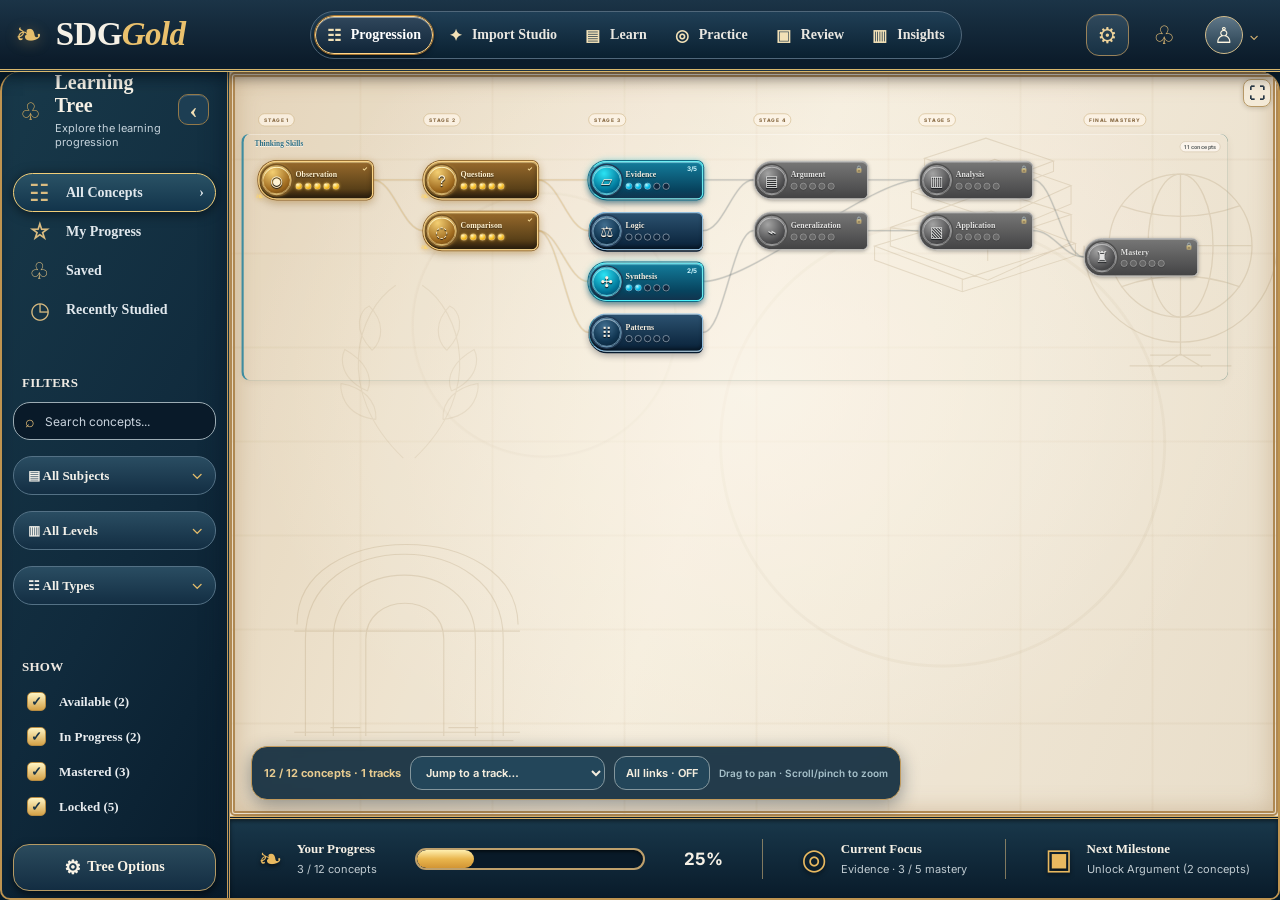
<file: index.html>
<!doctype html>
<html lang="en">
<head>
  <meta charset="utf-8">
  <meta name="viewport" content="width=device-width, initial-scale=1, viewport-fit=cover">
  <meta name="theme-color" content="#102b3d">
  <meta name="description" content="SDGGold: Learn every foundation, follow every branch, and unlock true mastery.">
  <title>SDGGold — Learning Progression Tree</title>
  <link rel="manifest" href="./manifest.webmanifest">
  <link rel="icon" type="image/svg+xml" href="./icon.svg">
  <link rel="stylesheet" href="./styles.css">
  <link rel="stylesheet" href="./graph-tracks.css">
  <link rel="stylesheet" href="./layout-controls.css">
  <link rel="stylesheet" href="./architect.css">
  <link rel="stylesheet" href="./settings.css">
  <script src="./course-package.js" defer></script>
  <script src="./architect-store.js" defer></script>
  <script src="./course-cloud.js" defer></script>
  <script src="./studio-copy-kit.js" defer></script>
  <script src="./course-studio.js" defer></script>
  <script src="./settings-reference.js" defer></script>
  <script src="./settings-ui.js" defer></script>
  <script src="./graph-layout.js" defer></script>
  <script src="./tree-gestures.js" defer></script>
  <script src="./app.js" defer></script>
</head>
<body>
<div id="app">
  <header class="topbar">
    <div class="identity" aria-label="Student Development Guide Gold">
      <span class="brand-mark" aria-hidden="true">❧</span>
      <div class="brand">SDG<span>Gold</span></div>
      <div class="tagline">Student Development Guide Gold</div>
    </div>
    <nav class="topnav" aria-label="Main navigation">
      <button class="navbtn" data-view="progression" aria-current="page"><span class="glyph" aria-hidden="true">☷</span><span class="txt">Progression</span></button>
      <button class="navbtn" data-view="studio"><span class="glyph" aria-hidden="true">✦</span><span class="txt">Import Studio</span></button>
      <button class="navbtn" data-view="learn"><span class="glyph" aria-hidden="true">▤</span><span class="txt">Learn</span></button>
      <button class="navbtn" data-view="practice"><span class="glyph" aria-hidden="true">◎</span><span class="txt">Practice</span></button>
      <button class="navbtn" data-view="review"><span class="glyph" aria-hidden="true">▣</span><span class="txt">Review</span></button>
      <button class="navbtn" data-view="insights"><span class="glyph" aria-hidden="true">▥</span><span class="txt">Insights</span></button>
    </nav>
    <div class="toptools">
      <button id="settingsButton" aria-label="Settings: Templates and Examples" title="Settings · Templates &amp; Examples" aria-haspopup="dialog" type="button">⚙</button>
      <button id="notifications" aria-label="Announcements" title="Announcements">♧</button>
      <button class="user-btn" id="account" aria-label="Local profile and settings" title="Local profile">
        <span class="user-circle">♙</span><span style="font-size:13px">⌄</span>
      </button>
    </div>
  </header>
  <div class="workspace">
    <aside class="sidebar" id="courseSidebar" aria-label="Learning tree tools">
      <div class="sidebar-title"><span class="glyph" aria-hidden="true">♧</span><div><strong>Learning Tree</strong><span>Explore the learning progression</span></div><button type="button" class="sidebar-toggle" id="sidebarToggle" aria-label="Collapse sidebar" aria-controls="courseSidebar" aria-expanded="true" title="Collapse sidebar"><span aria-hidden="true">‹</span></button></div>
      <div class="rule"></div>
      <button class="sidebutton active" data-section="all"><span class="glyph" aria-hidden="true">☷</span><span class="side-label">All Concepts</span> <span class="chevron">›</span></button>
      <button class="sidebutton" data-section="progress"><span class="glyph">☆</span><span class="side-label">My Progress</span></button>
      <button class="sidebutton" data-section="saved"><span class="glyph">♧</span><span class="side-label">Saved</span></button>
      <button class="sidebutton" data-section="recent"><span class="glyph">◷</span><span class="side-label">Recently Studied</span></button>
      <div class="rule"></div>
      <div class="sideheading">FILTERS</div>
      <button class="sidebar-compact-control" type="button" data-expand-control="search" aria-label="Expand sidebar to search concepts" title="Search concepts"><span aria-hidden="true">⌕</span></button>
      <label class="search"><span aria-hidden="true">⌕</span><input id="search" type="search" placeholder="Search concepts..." autocomplete="off" aria-label="Search concepts"></label>
      <button class="sidebar-compact-control" type="button" data-expand-control="subject" aria-label="Expand sidebar to filter by subjects" title="Subjects"><span aria-hidden="true">▤</span></button>
      <label class="select-wrap"><select id="subject" aria-label="Filter by subject"><option value="all">▤ All Subjects</option></select></label>
      <button class="sidebar-compact-control" type="button" data-expand-control="level" aria-label="Expand sidebar to filter by stages" title="Stages"><span aria-hidden="true">▥</span></button>
      <label class="select-wrap"><select id="level" aria-label="Filter by level"><option value="all">▥ All Levels</option></select></label>
      <button class="sidebar-compact-control" type="button" data-expand-control="type" aria-label="Expand sidebar to filter by concept types" title="Concept types"><span aria-hidden="true">☷</span></button>
      <label class="select-wrap"><select id="type" aria-label="Filter by type"><option value="all">☷ All Types</option><option value="concept">Concepts</option><option value="skill">Skills</option><option value="milestone">Milestones</option></select></label>
      <div class="rule"></div>
      <div class="sideheading">SHOW</div>
      <label class="checkline" title="Show Available concepts"><input type="checkbox" data-state="available" checked><span class="checkline-icon" aria-hidden="true">◉</span><span id="count-available">Available</span></label>
      <label class="checkline" title="Show In Progress concepts"><input type="checkbox" data-state="started" checked><span class="checkline-icon" aria-hidden="true">◐</span><span id="count-started">In Progress</span></label>
      <label class="checkline" title="Show Mastered concepts"><input type="checkbox" data-state="mastered" checked><span class="checkline-icon" aria-hidden="true">★</span><span id="count-mastered">Mastered</span></label>
      <label class="checkline" title="Show Locked concepts"><input type="checkbox" data-state="locked" checked><span class="checkline-icon" aria-hidden="true">◇</span><span id="count-locked">Locked</span></label>
      <div class="side-spacer"></div>
      <button class="optionbtn" id="treeOptions" title="Tree Options"><span class="option-icon" aria-hidden="true">⚙</span><span class="option-label">Tree Options</span></button>
    </aside>
    <main class="stage" id="main">
      <section class="canvas-view" aria-label="Interactive progression tree">
        <div class="ornaments" aria-hidden="true">
          <svg class="arch" viewBox="0 0 280 260"><path d="M15 243H260M36 238V133C36 12 249 12 249 133V238M66 238V133C66 42 219 42 219 133V238M101 238V134C101 82 185 82 185 134V238M24 234h243M24 125h243M27 118C25 3 263 3 265 118M63 229h32m95 0h32M23 253H267"/></svg>
          <svg class="books" viewBox="0 0 285 190"><path d="m28 130 133-40 96 37-128 41zm0 0v16l100 36 129-41v-14m-129 41v14m-82-73 116-43 90 28-93 31zm0 0v21l111 39 95-43V94m-95 31v22M70 68 165 31l87 30-86 39zm0 0v19l95 31 87-36V61m-87 39v18M85 30l70-23 77 26-66 25zm0 0v13l80 27 67-25V33M166 58v12"/></svg>
          <svg class="globe" viewBox="0 0 180 230"><circle cx="90" cy="92" r="66"/><ellipse cx="90" cy="92" rx="30" ry="66"/><path d="M24 92h132M35 55q55 20 110 0M35 130q55-20 110 0M90 26v132m-89-66a89 89 0 0 0 178 0M90 158v34m-47 11h94m-75-10h56M90 192l-20 12m20-12 20 12"/></svg>
          <svg class="laurel" viewBox="0 0 180 200"><path d="M84 196C9 125 35 40 76 13M96 196c75-71 49-156 8-183M55 155c-36-4-38-32-37-38 23 4 38 18 37 38m-9-30c-29-13-29-34-24-44 20 11 31 28 24 44m5-43C29 59 38 39 48 35c16 16 15 35 3 47m75 73c36-4 38-32 37-38-23 4-38 18-37 38m9-30c29-13 29-34 24-44-20 11-31 28-24 44m-5-43c22-23 13-43 3-47-16 16-15 35-3 47"/></svg>
        </div>
        <div class="zoomtools" aria-label="Tree view controls"><button type="button" class="fitbtn" id="zoomFit" title="Fit entire tree to screen" aria-label="Fit entire tree to screen">⛶</button></div>
        <div class="graph-viewport" id="viewport" tabindex="0" aria-label="Learning progression canvas: wheel or pinch to zoom, drag to pan">
          <div class="graph-spacer" id="spacer"><div class="graph" id="graph">
            <svg id="lines" class="graph-lines" aria-hidden="true"></svg>
            <div id="nodes"></div>
          </div></div>
        </div>
      </section>
      <footer class="statusbar">
        <div class="progress-info"><span class="footicon" aria-hidden="true">❧</span><div><div class="footlabel">Your Progress</div><div class="footdetail" id="progressDetail">0 / 0 concepts</div></div></div>
        <div class="progressbar" aria-label="Overall mastery progress"><span id="overallBar"></span></div><strong class="percent" id="overallPct">0%</strong>
        <div class="separator"></div>
        <div class="focus-info"><span class="footicon" aria-hidden="true">◎</span><div><div class="footlabel">Current Focus</div><div class="footdetail" id="focusDetail">Start with the foundations</div></div></div>
        <div class="separator"></div>
        <div class="next-info"><span class="footicon" aria-hidden="true">▣</span><div><div class="footlabel">Next Milestone</div><div class="footdetail" id="milestoneDetail">Master every prerequisite</div></div></div>
      </footer>
    </main>
  </div>
</div>
<div id="panelLayer" class="panel-layer" aria-hidden="true">
  <section class="study-panel" role="dialog" aria-modal="true" aria-labelledby="panelTitle">
    <div class="panel-head"><span class="eyebrow" id="panelTag">FOUNDATIONS</span><button id="closePanel" class="close-btn">✕ Close</button></div>
    <h2 id="panelTitle"></h2>
    <div class="study-dots" id="panelDots" aria-label="Five mastery stages"></div>
    <div id="panelBody"></div>
  </section>
</div>
<div class="modal-layer" id="modalLayer" aria-hidden="true">
  <div class="modal" role="dialog" aria-modal="true" aria-labelledby="modalTitle">
    <button class="close-btn" id="closeModal">✕ Close</button>
    <h2 id="modalTitle">SDGGold</h2>
    <div id="modalBody"></div>
  </div>
</div>
</body>
</html>
</file>
<file: styles.css>
@import url('https://fonts.googleapis.com/css2?family=Cinzel:wght@400;500;600;700&family=Inter:wght@400;500;600;700;800&display=swap');
:root{--ink:#102335;--night:#0d2232;--night2:#173449;--gold:#e5b85e;--gold2:#b68235;--cream:#f3ebd9;--line:#bd9b5b;--cyan:#3fd3f4;--blue:#3c8bc3;--panel:#f1e7d4;color-scheme:light;font-family:Inter,ui-sans-serif,system-ui,sans-serif}
*{box-sizing:border-box}html,body{margin:0;width:100%;height:100%}body{background:#061723;color:#f6f1e6}button,input,select,textarea{font:inherit}button{cursor:pointer}button:disabled{cursor:not-allowed;opacity:.62}button:focus-visible,input:focus-visible,textarea:focus-visible,select:focus-visible{outline:3px solid #4dcaff;outline-offset:2px}[hidden]{display:none!important}
#app{height:100dvh;min-height:610px;display:grid;grid-template-rows:75px minmax(0,1fr);background:#071c2a;overflow:hidden}
.topbar{display:flex;align-items:center;gap:18px;min-width:0;padding:0 27px;border-bottom:3px double #d8b76d;background:linear-gradient(180deg,#1b3447 0%,#0c1c2b 88%);box-shadow:0 3px 14px #050d17a8;z-index:10}
.identity{display:flex;align-items:center;gap:13px;min-width:0;white-space:nowrap}.brand-mark{font-size:33px;color:#e5be6c;text-shadow:0 2px 14px #e9b95e5b;line-height:1}.brand{font:700 33px Georgia,serif;letter-spacing:-.6px}.brand span{color:#eac16d;font-style:italic}.tagline{padding-left:20px;margin-left:6px;border-left:1px solid #c8b27c7e;font:italic 14px Georgia,serif;color:#ece5d8;white-space:nowrap}
.topnav{display:flex;align-items:center;margin:auto;gap:4px;padding:4px;border-radius:34px;background:linear-gradient(#203f56,#0a2030);border:1px solid #50677a;min-width:0}.navbtn{display:flex;align-items:center;justify-content:center;gap:10px;white-space:nowrap;border:1px solid transparent;background:transparent;color:#e9e7e1;border-radius:28px;padding:10px 17px;font-weight:650;font-family:Georgia,serif;font-size:16px}.navbtn .glyph{font-family:Inter,sans-serif;font-size:21px;color:#f2e1b7}.navbtn[aria-current="page"]{background:linear-gradient(#30475c,#102538);box-shadow:inset 0 1px #fff7,0 2px 5px #0009;border-color:#ffd78b;color:white;outline:1px solid #a47332}.navbtn:hover{background:#4460757c}.toptools{display:flex;gap:15px;align-items:center}.toptools button{border:0;background:transparent;color:#e5be76;font-size:25px;min-height:43px;min-width:40px}.user-btn{display:flex;align-items:center;gap:6px}.user-circle{width:38px;height:38px;border:1px solid #d2bc8b;background:linear-gradient(#5f7788,#243c4d);border-radius:50%;display:grid;place-items:center;color:#fff7e1;font-size:22px}
.workspace{display:grid;grid-template-columns:258px minmax(0,1fr);min-height:0;border:2px solid #bf9450;border-top:0;border-radius:19px 19px 10px 10px;overflow:hidden;box-shadow:inset 0 0 0 1px #f9dc92}
.sidebar{min-height:0;background:linear-gradient(120deg,#18394a 0%,#102a3c 58%,#081c2c 100%);border-right:3px double #c49b5c;padding:23px 16px 19px;display:flex;flex-direction:column;overflow:auto;box-shadow:inset -6px 0 20px #07182780}
.sidebar-title{display:flex;align-items:flex-start;gap:13px;margin:0 7px 14px}.sidebar-title strong{font:700 20px Georgia,serif}.sidebar-title span{display:block;color:#c4d2db;font-size:11px;margin-top:4px}.sidebar-title .glyph{color:#d9af5f;font-size:24px}.rule{height:1px;background:linear-gradient(90deg,#d9b86b,transparent);margin:16px 5px}.sidebutton{color:#e1e8ed;background:transparent;border:1px solid transparent;width:100%;padding:9px 11px;border-radius:20px;display:flex;align-items:center;gap:12px;text-align:left;min-height:39px;font:600 14px Georgia,serif}.sidebutton .glyph{font:23px Inter,sans-serif;color:#dabc81;width:29px;text-align:center}.sidebutton.active,.sidebutton:hover{background:linear-gradient(#2a5265,#12344b);border-color:#f1ce79;box-shadow:0 2px 12px #0008}.sidebutton .chevron{margin-left:auto}.sideheading{font:700 13px Georgia,serif;color:#efeae3;letter-spacing:.25px;margin:14px 9px 9px}.search{display:flex;align-items:center;gap:8px;border-radius:17px;background:#091a29;border:1px solid #9cacb4;padding:8px 11px;color:#ecc37a;margin:2px 0 8px}.search input{border:0;background:transparent;color:#f5f3e8;width:100%;min-width:0;outline:none;font-size:12px}.search input::placeholder{color:#c9d3dd}.select-wrap{display:block;position:relative;margin:8px 0}.select-wrap select{appearance:none;width:100%;height:39px;border:1px solid #547185;border-radius:19px;background:linear-gradient(#2a4d62,#132e43);color:#f2f0e9;padding:0 34px 0 14px;font:600 13px Georgia,serif}.select-wrap:after{content:'⌄';position:absolute;right:13px;top:7px;color:#e7be6b;pointer-events:none}.checkline{display:flex;align-items:center;gap:10px;padding:5px 10px;font:600 13px Georgia,serif;color:#e8ecef}.checkline input{appearance:none;width:19px;height:19px;flex:0 0 19px;border:1px solid #bfc9ce;border-radius:5px;background:#132331;cursor:pointer}.checkline input:checked{background:linear-gradient(#fff5c4,#d4a248);border-color:#b78c42}.checkline input:checked:after{content:'✓';display:block;text-align:center;color:#183446;line-height:17px;font-weight:900}.side-spacer{flex:1;min-height:20px}.optionbtn{width:100%;background:linear-gradient(#2b4b5d,#132d42);border:1px solid #b59a64;color:#f9f3e6;border-radius:16px;padding:11px;box-shadow:0 3px 9px #0009;font:600 14px Georgia,serif}
.stage{display:grid;grid-template-rows:minmax(0,1fr) 82px;min-width:0;min-height:0;background:#18232b}
.canvas-view{position:relative;overflow:hidden;background:#eee4d1;min-height:0}
.canvas-view:before{content:'';position:absolute;inset:0;pointer-events:none;opacity:.92;background:
radial-gradient(ellipse at 50% 42%,#fffaf0ab,transparent 69%),
repeating-linear-gradient(0deg,transparent 0px,transparent 91px,#a7864c12 92px,#a7864c12 93px,transparent 94px),
repeating-linear-gradient(90deg,transparent 0px,transparent 129px,#a7864c11 130px,#a7864c11 131px,transparent 132px),
radial-gradient(circle at 30% 34%,transparent 0,transparent 130px,#9d825b14 131px,#9d825b14 132px,transparent 134px),
radial-gradient(circle at 68% 50%,transparent 0,transparent 220px,#ab956c1c 221px,#ab956c1c 223px,transparent 224px),
linear-gradient(110deg,#e3d3b8,#f5eddd 47%,#e8ddc9)}
.canvas-view:after{content:'';position:absolute;pointer-events:none;inset:0;border:5px double #af8852;border-radius:5px;box-shadow:inset 0 0 25px #9b733f55;z-index:3}
.ornaments{position:absolute;inset:0;pointer-events:none;overflow:hidden;color:#947849;z-index:0}.ornaments svg{position:absolute;fill:none;stroke:currentColor;stroke-width:1.2;opacity:.18}.ornaments .arch{left:4%;bottom:8%;width:260px}.ornaments .books{right:17%;top:8%;width:250px}.ornaments .globe{right:0;top:10%;width:195px}.ornaments .laurel{left:9%;top:27%;width:170px;opacity:.11}
.canvas-header{position:absolute;left:42px;top:39px;z-index:2;pointer-events:none}.canvas-header h1{font:700 clamp(24px,2.8vw,37px) Georgia,serif;color:#132d3d;letter-spacing:-.6px;margin:0 0 9px}.canvas-header p{font:italic clamp(13px,1.3vw,17px) Georgia,serif;color:#344b58;margin:0}.filigree{color:#a98137;font-size:12px;margin-top:10px;letter-spacing:5px}
.zoomtools{position:absolute;top:28px;right:23px;display:flex;align-items:center;gap:5px;z-index:4}.zoomtools .zoomgroup{background:#f5ebd9e8;box-shadow:0 3px 10px #47361a44;border:1px solid #b79967;border-radius:22px;display:flex;align-items:center;padding:3px}.zoomtools button{background:transparent;border:0;color:#283846;font-size:18px;padding:5px 9px;min-width:30px}.zoomtools output{font:700 12px Georgia,serif;min-width:47px;text-align:center;color:#263b48}.zoomtools .fitbtn{background:#f5ebd9d9;border:1px solid #b79967;border-radius:16px;margin-left:8px;padding:8px 12px;box-shadow:0 2px 7px #2b200c44}
.graph-viewport{position:absolute;inset:0;overflow:auto;scrollbar-color:#ac8951 #d5c2a0;scrollbar-width:thin}.graph-spacer{position:relative;min-width:100%;min-height:100%}.graph{position:absolute;top:0;left:0;transform-origin:0 0;isolation:isolate}.graph-lines{position:absolute;inset:0;width:100%;height:100%;pointer-events:none;z-index:0;overflow:visible}.wire-back{fill:none;stroke:#3e372b68;stroke-width:8;stroke-linecap:round;stroke-linejoin:round}.wire{fill:none;stroke:#786a4f;stroke-width:3.4;stroke-linecap:round;stroke-linejoin:round}.wire.complete{stroke:#c69640}.wire.ready{stroke:#428aab}.joint{fill:#d5b46d;stroke:#765e36;stroke-width:1.5}
.node{position:absolute;width:235px;height:79px;display:flex;align-items:center;gap:8px;text-align:left;border-radius:38px 13px 13px 38px;padding:6px 10px 6px 5px;z-index:1;color:#f8f2e5;background:linear-gradient(180deg,#2c5270,#112d46 74%,#0a233b);border:2px solid #6bafdf;box-shadow:0 3px 1px #061a2f,0 9px 14px #282b3655,inset 0 1px 1px #ffffff91,inset 0 -6px 8px #0006;transition:filter .15s,transform .15s,box-shadow .15s;outline-offset:4px}
.node:hover{filter:brightness(1.13);transform:translateY(-2px);z-index:3}.node:active{transform:translateY(1px)}.node.mastered{background:linear-gradient(180deg,#986a2c,#594018 74%,#362311);border-color:#ffd67e;box-shadow:0 0 0 2px #89602a,0 2px 14px #ffcb6a6b,0 6px 20px #5839145e,inset 0 2px 2px #fff4bc99,inset 0 -7px 10px #1a160a89;color:#fff2d1}.node.started{background:linear-gradient(180deg,#147d9c,#07445f 75%,#11344e);border-color:#4cf2fa;box-shadow:0 0 0 2px #116b85,0 0 16px #15cbe88a,0 8px 14px #141a2c8a,inset 0 2px 2px #b1f6ffb8}.node.available{border-color:#84bce5}.node.locked{background:linear-gradient(#787775,#424347);border-color:#b3b4b3;box-shadow:0 2px 8px #23202068,inset 0 2px #ffffff50;color:#e5e4e1;filter:saturate(.36)}
.node-icon{flex:0 0 61px;width:61px;height:61px;border-radius:50%;display:grid;place-items:center;font-size:30px;line-height:1;background:radial-gradient(circle at 42% 28%,#426f90,#103551 60%,#061c2f);border:3px double #afd8f2;box-shadow:0 0 0 3px #1f3854,0 2px 7px #0009,inset 0 2px #ffffff78;text-shadow:0 2px 2px #020a14}.node.mastered .node-icon{background:radial-gradient(circle at 35% 20%,#f5d073,#9e691e 65%,#59370d);border-color:#ffe9a5;box-shadow:0 0 0 3px #765321,0 0 9px #dfb655c2,inset 0 2px #fff8cb}.node.started .node-icon{background:radial-gradient(circle at 40% 25%,#2be4f5,#007497 66%,#0b3556);border-color:#a4f9ff}.node.locked .node-icon{background:radial-gradient(circle at 35% 26%,#a4a4a4,#4a4a4e 68%,#333);border-color:#ccc;box-shadow:0 0 0 3px #4e4e4e,inset 0 2px #fff7}
.node-core{min-width:0;flex:1}.node-name{display:block;white-space:nowrap;overflow:hidden;text-overflow:ellipsis;font:700 16px Georgia,serif;letter-spacing:.1px;text-shadow:0 1px 2px #0008}.node-dots{display:flex;gap:5px;margin-top:7px}.node-dot{width:14px;height:14px;border-radius:50%;border:1.6px solid #d9e7f3;box-shadow:0 1px 2px #0006;display:block;background:#10263d}.node-dot.filled{background:radial-gradient(circle at 33% 27%,#b5f7ff,#00bdea 50%,#14719f);border-color:#adebf8;box-shadow:0 0 6px #08c4ff70,0 1px 2px #002}.node.mastered .node-dot{background:radial-gradient(circle at 32% 22%,#fff5c4,#f8bf20 56%,#b67508);border-color:#ffe0a0;box-shadow:0 0 5px #ffc949bb}.node.locked .node-dot{background:#666;border-color:#bbb}.node-corner{position:absolute;right:10px;top:6px;color:#d1f8ff;font-size:13px;font-weight:bold}.node.mastered .node-corner{color:#ffe4a0}.node.locked .node-corner{color:#f4f4f4}.node .laurel{display:none}.node.mastered .laurel{display:block;position:absolute;left:-8px;bottom:-8px;color:#f9d579;font-size:22px;text-shadow:0 0 10px #e9bc62}
.node-status{position:absolute;left:69px;bottom:4px;font-size:9px;letter-spacing:.3px;color:#d3dfe9}
.node.hide-filter{opacity:.17;pointer-events:none;filter:grayscale(1)}
.statusbar{background:linear-gradient(#19384b,#091b2a);display:flex;align-items:center;justify-content:space-around;border-top:3px double #d8b068;gap:22px;padding:12px 26px;min-width:0;box-shadow:inset 0 2px 4px #0008}.progress-info,.focus-info,.next-info{display:flex;gap:14px;align-items:center;min-width:0}.footicon{font-size:29px;color:#e8b960;text-shadow:0 2px 4px #000a}.footlabel{font:700 15px Georgia,serif;white-space:nowrap}.footdetail{font-size:12px;color:#c0cbd1;margin-top:5px;white-space:nowrap}.progressbar{height:22px;background:#091a28;border:2px solid #bea06c;border-radius:13px;overflow:hidden;box-shadow:inset 0 2px 3px #0008;flex:1;max-width:310px;min-width:70px}.progressbar>span{height:100%;width:0;background:linear-gradient(#ffefb0,#e9b64e,#d29534);display:block;border-radius:12px;transition:width .3s}.percent{font-weight:700;font-size:17px}.separator{height:40px;width:1px;background:#c3aa78a1;flex:0 0 1px}
.panel-layer{position:fixed;inset:0;z-index:20;display:none;background:#030c14af;justify-content:flex-end}.panel-layer.open{display:flex}.study-panel{width:min(490px,100vw);height:100%;overflow:auto;background:linear-gradient(#183549,#0c2132);border-left:3px double #e3ba71;box-shadow:-13px 0 50px #0009;padding:30px 27px;color:#e7f1f6}.panel-head{display:flex;align-items:center;justify-content:space-between}.close-btn{border:1px solid #e2c186;color:#f5efd9;border-radius:12px;background:#183a51;padding:8px 13px}.eyebrow{font:800 11px Inter,sans-serif;color:#e8bc71;letter-spacing:2px}.study-panel h2{font:700 30px Georgia,serif;margin:18px 0 10px}.study-panel p{line-height:1.75;color:#d8e6ec}.study-dots{display:flex;gap:10px;margin:17px 0}.study-dots span{width:25px;height:25px;border:2px solid #d0e5ec;border-radius:50%;background:#1d3e52}.study-dots span.done{background:radial-gradient(circle at 35% 25%,#fff3b6,#dbad43);border-color:#f7d68d;box-shadow:0 0 9px #f4c45a99}.lesson-box{background:#1c3c4f;border:1px solid #52738a;border-radius:17px;padding:23px;margin:20px 0;box-shadow:inset 0 1px #ffffff26}.lesson-box h3{font:700 18px Georgia,serif;color:#f3d38a;margin:0 0 15px}.lesson-box p{margin:0 0 13px}.lesson-box small{color:#c6d6df}.action{border:1px solid #dfbd74;border-radius:24px;padding:12px 18px;font:700 14px Inter,sans-serif;margin:6px 7px 6px 0;background:linear-gradient(#fbe1a1,#d3a249);color:#142534;box-shadow:0 3px 6px #0006}.action.alt{background:#22455a;color:#f7eaca;border-color:#7a9bae}.option-answer{display:block;width:100%;text-align:left;padding:12px 14px;margin:10px 0;background:#123145;border:1px solid #5b8096;border-radius:13px;color:#f0f4f6}.option-answer.chosen{border-color:#ffe195;background:#38546a}.notice{border:1px solid #bc994b;background:#3d3428;color:#ffe4a9;border-radius:11px;padding:14px;line-height:1.5}.notice.good{background:#224c47;border-color:#76be9d;color:#d7ffea}.modal-layer{position:fixed;inset:0;z-index:30;background:#03111abc;display:none;align-items:center;justify-content:center;padding:16px}.modal-layer.open{display:flex}.modal{background:#132d3f;border:2px solid #c49a58;border-radius:22px;padding:30px;max-width:min(750px,96vw);width:100%;max-height:90vh;overflow:auto;box-shadow:0 12px 50px #0009;color:#edf2f2}.modal h2{font:700 28px Georgia,serif;margin:0}.modal p,.modal li{line-height:1.6;color:#c7d6dd;font-size:14px}.modal input,.modal select,.modal textarea{background:#091d2b;border:1px solid #7494a8;color:white;border-radius:12px;padding:11px;max-width:100%}.modal textarea{width:100%;min-height:205px;margin-top:12px;font:12px ui-monospace,monospace}.modal label{display:block;margin:12px 0}.modal .close-btn{float:right}.modal .action{margin-top:12px}.modal section{padding:10px 0}.modal hr{border:0;border-top:1px solid #38576a}
@media(max-width:1350px){.tagline{display:none}.topbar{gap:8px;padding:0 15px}.navbtn{padding:8px 11px;font-size:14px}.navbtn .glyph{font-size:16px}.sidebar{padding:20px 11px}.workspace{grid-template-columns:228px minmax(0,1fr)}.statusbar{padding:10px 15px;gap:12px}.footlabel{font-size:13px}.footdetail{font-size:11px}.progressbar{max-width:230px}}
@media(max-width:980px){.topbar{height:66px}.brand{font-size:24px}.brand-mark{font-size:25px}.topnav{overflow:auto}.navbtn{padding:7px 9px}.navbtn span.txt{display:none}.toptools{gap:5px}.workspace{grid-template-columns:186px minmax(0,1fr)}.sidebar{padding:14px 8px}.canvas-header{top:28px;left:23px}.canvas-header h1{font-size:27px}.canvas-header p{font-size:12px}.statusbar .separator,.focus-info,.next-info{display:none}.progressbar{max-width:unset}.sidebutton{font-size:12px}.sidebar-title strong{font-size:16px}}
@media(max-width:650px){#app{min-height:520px;grid-template-rows:62px minmax(0,1fr)}.topbar{padding:0 8px}.identity{gap:6px}.brand-mark{font-size:22px}.brand{font-size:21px}.topnav{gap:0;margin-left:auto}.navbtn{min-width:32px;padding:5px 7px}.navbtn .glyph{font-size:17px}.toptools{display:none}.workspace{grid-template-columns:minmax(0,1fr);grid-template-rows:auto minmax(0,1fr)}.sidebar{height:auto;overflow:visible;border-right:0;border-bottom:2px solid #b9955a;flex-direction:row;align-items:center;gap:8px;padding:6px}.sidebar-title,.sidebar .rule,.sidebar .sideheading,.sidebar .select-wrap,.sidebar .checkline,.side-spacer{display:none}.sidebutton{width:auto;white-space:nowrap;min-height:33px;font-size:11px;padding:5px 7px}.sidebutton .glyph{font-size:14px;width:auto}.search{flex:1;min-width:90px;margin:0;padding:6px}.optionbtn{width:auto;padding:6px;font-size:11px}.stage{grid-template-rows:minmax(0,1fr) 61px}.canvas-header{left:18px;top:20px}.canvas-header h1{font-size:21px}.canvas-header p{font-size:11px}.zoomtools{top:80px;right:14px}.statusbar{padding:7px 13px;gap:8px}.footicon{font-size:20px}.progress-info{gap:6px}.footlabel{font-size:12px}.footdetail{font-size:10px}.percent{font-size:13px}.progressbar{height:17px}}
@media(prefers-reduced-motion:reduce){*,*:before,*:after{transition:none!important;animation:none!important;scroll-behavior:auto!important}}
</file>
<file: graph-tracks.css>
/* Horizontal learning-tree clarity and collision-free track-band visual design. */
.graph{contain:layout style}
.track-band{
 position:absolute;z-index:0;border:1px solid color-mix(in srgb,var(--track-accent) 35%,#c7b591);
 border-left:5px solid var(--track-accent);border-radius:18px;
 background:linear-gradient(90deg,color-mix(in srgb,var(--track-accent) 10%,#fff7e6) 0%,#fff5e877 68%,#fff5e8100%);
 box-shadow:inset 0 1px #ffffffaa,0 4px 14px #7a65421a;pointer-events:none;
}
.track-band.shared{background:linear-gradient(90deg,#cbb58b2b,#fff7e8100%);border-style:dashed;border-left-style:solid}
.track-band-title{
 position:absolute;left:22px;top:12px;color:color-mix(in srgb,var(--track-accent) 65%,#1d3342);
 font:700 15px Georgia,serif;letter-spacing:.15px;text-shadow:0 1px #fffaf2;
 max-width:70%;white-space:nowrap;overflow:hidden;text-overflow:ellipsis
}
.track-band-count{
 position:absolute;right:15px;top:15px;color:#6c706f;font:750 11px Inter,system-ui,sans-serif;
 background:#fffaf4ba;border:1px solid #c9b99d;border-radius:22px;padding:3px 8px
}
.tree-stage-marker{
 position:absolute;z-index:2;font:800 10px Inter,system-ui,sans-serif;letter-spacing:1.6px;
 color:#8c6f49;background:#fff6e8bc;border:1px solid #c5a874;border-radius:13px;
 padding:6px 10px;white-space:nowrap;pointer-events:none
}
.graph-lines{z-index:1}
.wire-back{stroke-width:5;stroke:#756d6080;opacity:.16;transition:opacity .16s}
.wire{stroke-width:2.6;stroke:#536e7a;opacity:.25;transition:opacity .16s}
.wire.complete{stroke:#d6a342}.wire.ready{stroke:#5290a8}
.wire.mastery-link,.wire-back.mastery-link{opacity:0;pointer-events:none}
.graph.show-all-links .wire.mastery-link{opacity:.15}
.graph.show-all-links .wire-back.mastery-link{opacity:.06}
.wire.collector-link{stroke-width:3.8;stroke:#c5a05d;opacity:.65;stroke-dasharray:10 7}
.wire-back.collector-link{opacity:.24}
.wire.collector-link.complete{stroke:#c89c44;stroke-dasharray:none}
.graph.focus-links .wire:not(.related),.graph.focus-links .wire-back:not(.related){opacity:.045}
.graph.focus-links .wire.related{stroke-width:4.7;stroke:#bc8d36;opacity:1;stroke-dasharray:none}
.graph.focus-links .wire-back.related{stroke-width:8;stroke:#fff4c3;opacity:.6}
.graph.focus-links .wire.mastery-link.related,.graph.show-all-links.focus-links .wire.mastery-link.related{opacity:1}
.graph.focus-links .wire-back.mastery-link.related{opacity:.5}
.node{z-index:3}
.node:not(.mastered):not(.locked){border-left-color:var(--track-accent,#69a7d8)}
.node.linked{z-index:5;box-shadow:0 0 0 4px #e1ae54,0 4px 22px #c9946080,inset 0 2px 2px #ffffffa0}
.track-collector{
 position:absolute;z-index:3;width:237px;min-height:49px;display:flex;flex-direction:column;
 align-items:flex-start;justify-content:center;gap:4px;
 background:linear-gradient(160deg,#274658,#142c3a);
 border-radius:26px 12px 12px 26px;border:2px solid var(--track-accent,#b99257);
 color:#fff2db;text-align:left;padding:7px 10px 7px 15px;
 box-shadow:0 3px 8px #29282777,inset 0 1px #ffffff48
}
.track-collector strong{font:750 12px Georgia,serif;max-width:208px;overflow:hidden;text-overflow:ellipsis;white-space:nowrap}
.track-collector span{font:650 10px Inter,system-ui,sans-serif;color:#b8d2da}
.track-collector.ready{background:linear-gradient(#ad8240,#654917);border-color:#ffdc91}
.track-collector.ready span{color:#fff3d6}
.track-collector:hover,.track-collector:focus-visible{filter:brightness(1.14);z-index:6}
.track-collector.linked{outline:4px solid #eabd65;outline-offset:3px}
.tree-navigator{
 position:absolute;z-index:6;left:21px;bottom:16px;display:flex;align-items:center;gap:9px;flex-wrap:wrap;
 background:#0f2a3de8;color:#eee5d3;border:1px solid #c19a5c;border-radius:16px;
 box-shadow:0 5px 18px #14223169;backdrop-filter:blur(5px);padding:9px 12px;
 max-width:min(calc(100% - 32px),780px)
}
.tree-node-count{font:700 11px Inter,system-ui,sans-serif;white-space:nowrap;color:#e7cb90}
.tree-jump,.tree-connections{
 font:650 11px Inter,system-ui,sans-serif;border:1px solid #83969d;border-radius:12px;
 color:#f3ecdd;background:#23465a;padding:7px 11px;min-height:34px
}
.tree-jump{max-width:235px;white-space:nowrap;overflow:hidden;text-overflow:ellipsis}
.tree-jump option{color:#152d3d;background:#f5ead7}
.tree-connections{cursor:pointer}.tree-connections[aria-pressed="true"]{background:#b88d4b;color:#1e3340}
.tree-scroll-hint{color:#a8c2cb;font:600 10px Inter,system-ui,sans-serif}
@media(max-width:900px){
 .tree-navigator{left:10px;right:10px;bottom:9px;gap:5px;padding:7px;max-width:none}
 .tree-node-count{font-size:10px}.tree-jump{max-width:170px}
 .tree-scroll-hint{display:none}
}
@media(max-width:560px){
 .tree-node-count{flex:0 0 100%}
 .tree-jump,.tree-connections{font-size:10px;padding:6px}
}
</file>
<file: layout-controls.css>
/* SDGGold screen-fitting layout, gesture-driven tree viewport and minimally changed icon-rail sidebar. */
html,body{height:100%;overflow:hidden}
#app{
 --sidebar-width:258px;
 height:100vh;height:100dvh;min-height:0!important;max-height:100dvh;
 grid-template-rows:clamp(52px,8dvh,75px) minmax(0,1fr)!important;
 overflow:hidden;
}
.topbar{height:auto!important;min-height:0;max-height:100%;overflow:hidden}
.workspace{
 grid-template-columns:var(--sidebar-width) minmax(0,1fr)!important;
 grid-template-rows:minmax(0,1fr)!important;
 min-height:0;height:100%;max-height:100%;overflow:hidden;
 transition:grid-template-columns .2s ease;
}
.stage{
 min-width:0;min-height:0;max-height:100%;overflow:hidden;
 grid-template-rows:minmax(0,1fr) clamp(46px,10dvh,82px)!important;
}
.canvas-view{min-height:0;min-width:0}
.statusbar{min-height:0;height:100%;overflow:hidden}
.graph-viewport{
 overscroll-behavior:contain;
 touch-action:none;
 cursor:grab;
 scrollbar-width:none!important;
 -ms-overflow-style:none!important;
 -webkit-overflow-scrolling:auto;
}
.graph-viewport::-webkit-scrollbar,
.graph-viewport *::-webkit-scrollbar{display:none!important;width:0!important;height:0!important}
.graph-viewport.is-panning,.graph-viewport.is-panning .node{cursor:grabbing!important}
.graph-viewport .node,.graph-viewport .track-collector{
 touch-action:none;-webkit-user-select:none;user-select:none;
}
.graph-viewport .track-band,.graph-viewport .tree-stage-marker{-webkit-user-select:none;user-select:none}
.sidebar{
 display:flex!important;flex-direction:column!important;align-items:stretch!important;
 height:100%!important;max-height:100%;min-width:0;min-height:0;
 overflow-y:auto!important;overflow-x:hidden!important;
 border-right:3px double #c49b5c!important;border-bottom:0!important;
 scrollbar-width:none;
}
.sidebar::-webkit-scrollbar{display:none}
.sidebar .sidebar-title{
 display:flex!important;align-items:center;flex-direction:row;
 min-height:35px;max-width:100%;min-width:0;
}
.sidebar-title>div{min-width:0;overflow:hidden}
.sidebar-toggle{
 margin-left:auto;flex:0 0 31px;min-width:31px;height:31px;
 display:grid;place-items:center;
 border-radius:10px;border:1px solid #947949;
 color:#f2dfb4;background:#1d3e53;
 font:800 24px/1 Georgia,serif;
 box-shadow:inset 0 1px #ffffff26;
}
.sidebar-title .sidebar-toggle>span{display:block!important;margin:0!important;color:#f2dfb4!important;font:800 24px/1 Georgia,serif!important}
.sidebar-toggle:hover{background:#315f77;border-color:#e8c279}
.sidebar-toggle:focus-visible,.sidebar-compact-control:focus-visible,.checkline:focus-within{
 outline:2px solid #70d6f2;outline-offset:2px;
}
.sidebar-compact-control,.checkline-icon{display:none}
.sidebutton .side-label{min-width:0;overflow:hidden;text-overflow:ellipsis;white-space:nowrap}
.sidebutton .glyph{flex:0 0 29px}
.optionbtn .option-icon{font-size:19px;vertical-align:middle;margin-right:6px}
#app.sidebar-collapsed{--sidebar-width:62px}
#app.sidebar-collapsed .sidebar{padding:12px 5px 10px!important;gap:4px!important}
#app.sidebar-collapsed .sidebar .sidebar-title{
 margin:0 0 8px!important;gap:4px;flex-direction:column!important;align-items:center;justify-content:center;
 min-height:74px;
}
#app.sidebar-collapsed .sidebar-title .glyph{margin:0;font-size:23px}
#app.sidebar-collapsed .sidebar-title>div{display:none!important}
#app.sidebar-collapsed .sidebar-toggle{margin:0;transform:none}
#app.sidebar-collapsed .sidebutton{
 display:flex!important;align-items:center!important;justify-content:center!important;
 min-width:0;width:100%!important;height:43px;min-height:43px;
 border-radius:13px;padding:0!important;margin:0!important;gap:0!important;
 font-size:0!important;
}
#app.sidebar-collapsed .sidebutton .glyph{
 flex:0 0 auto;width:auto!important;line-height:1;font-size:23px!important;
}
#app.sidebar-collapsed .sidebutton .side-label,
#app.sidebar-collapsed .sidebutton .chevron,
#app.sidebar-collapsed .sidebar .sideheading,
#app.sidebar-collapsed .sidebar .rule,
#app.sidebar-collapsed .sidebar .search,
#app.sidebar-collapsed .sidebar .select-wrap,
#app.sidebar-collapsed .sidebar .option-label{display:none!important}
#app.sidebar-collapsed .sidebar-compact-control{
 display:flex!important;align-items:center;justify-content:center;
 width:100%;min-width:0;height:41px;min-height:41px;
 padding:0!important;background:transparent;border:1px solid transparent;
 color:#e2bd77;border-radius:12px;font:24px/1 Inter,system-ui,sans-serif;
}
#app.sidebar-collapsed .sidebar-compact-control:hover{
 background:linear-gradient(#2a5265,#12344b);border-color:#d5ae6b;
}
#app.sidebar-collapsed .sidebar .checkline{
 display:flex!important;position:relative;align-items:center;justify-content:center;
 min-height:40px;height:40px;width:100%;padding:0;margin:0;
 border-radius:12px;cursor:pointer;
}
#app.sidebar-collapsed .sidebar .checkline input[type=checkbox]{
 position:absolute;inset:0;width:100%;height:100%;margin:0;opacity:0;cursor:pointer;
}
#app.sidebar-collapsed .sidebar .checkline>span:not(.checkline-icon){display:none!important}
#app.sidebar-collapsed .sidebar .checkline .checkline-icon{
 display:grid!important;place-items:center;
 width:34px;height:34px;
 font:800 22px Inter,system-ui,sans-serif;color:#eac175;
 border-radius:11px;background:#204457;border:1px solid #9d8359;
}
#app.sidebar-collapsed .sidebar .checkline:has(input:not(:checked)) .checkline-icon{
 opacity:.42;background:transparent;border-color:#586a72;
}
#app.sidebar-collapsed .sidebar .checkline:hover .checkline-icon{border-color:#f1d598;background:#305d70}
#app.sidebar-collapsed .sidebar .side-spacer{display:block!important;flex:1;min-height:8px}
#app.sidebar-collapsed .sidebar .optionbtn{
 display:flex;justify-content:center;align-items:center;
 width:100%;min-height:44px;padding:0!important;font-size:0;border-radius:13px;
}
#app.sidebar-collapsed .optionbtn .option-icon{margin:0;font-size:25px}
@media(max-width:1350px){#app{--sidebar-width:228px}}
@media(max-width:980px){#app{--sidebar-width:186px}}
@media(max-width:650px){
 #app{--sidebar-width:188px;grid-template-rows:clamp(50px,8dvh,62px) minmax(0,1fr)!important}
 .workspace{grid-template-columns:var(--sidebar-width) minmax(0,1fr)!important;grid-template-rows:minmax(0,1fr)!important}
 .workspace .sidebar{
  display:flex!important;flex-direction:column!important;align-items:stretch!important;
  height:100%!important;padding:12px 8px!important;gap:4px!important;
  overflow-y:auto!important;overflow-x:hidden!important;
  border-right:3px double #c49b5c!important;border-bottom:0!important;
 }
 .workspace .sidebar .sidebar-title,
 .workspace .sidebar .rule,.workspace .sidebar .sideheading,
 .workspace .sidebar .select-wrap,.workspace .sidebar .checkline,
 .workspace .sidebar .side-spacer{display:flex!important}
 .workspace .sidebar .select-wrap{display:block!important}
 .workspace .sidebar .sideheading{font-size:11px}
 .workspace .sidebar .sidebar-title strong{font-size:14px}
 .workspace .sidebar .sidebar-title>div>span{font-size:9px}
 .workspace .sidebar .sidebutton{width:100%;min-height:39px;white-space:normal;padding:7px 6px;font-size:12px;gap:7px}
 .workspace .sidebar .sidebutton .glyph{font-size:18px}
 .workspace .sidebar .search{display:flex!important;min-width:0;width:100%;flex:none}
 .workspace .sidebar .optionbtn{width:100%;font-size:12px}
 .workspace .sidebar .checkline{font-size:12px}
 .workspace .sidebar .select-wrap select{padding-left:9px;font-size:11px}
 .workspace .stage{grid-template-rows:minmax(0,1fr) clamp(44px,10dvh,61px)!important}
 .statusbar{overflow:hidden}
 .zoomtools{top:75px}
 #app.sidebar-collapsed .sidebar .sidebar-title{flex-direction:column!important}
 #app.sidebar-collapsed .sidebar .rule,#app.sidebar-collapsed .sidebar .sideheading,
 #app.sidebar-collapsed .sidebar .search,#app.sidebar-collapsed .sidebar .select-wrap{display:none!important}
 #app.sidebar-collapsed .sidebar .sidebutton{font-size:0!important;height:43px}
 #app.sidebar-collapsed .sidebar .checkline{display:flex!important}
 #app.sidebar-collapsed .sidebar .optionbtn{font-size:0}
}
@media(max-height:580px){
 .canvas-header{top:14px;left:20px}
 .canvas-header h1{font-size:22px}
 .canvas-header p{font-size:11px}
 .filigree{display:none}
 .zoomtools{top:12px}
 .tree-navigator{bottom:7px}
 .sidebar .rule{margin:8px 5px}
 .sidebar .sideheading{margin:6px 9px}
}
@media(prefers-reduced-motion:reduce){.workspace{transition:none}}

/* Only the Fit control remains. Keep it tucked into the map corner on every screen. */
.canvas-view .zoomtools{
  top:7px!important;
  right:7px!important;
  z-index:7;
  gap:0;
  padding:0;
}
.canvas-view .zoomtools .fitbtn{
  display:grid;
  place-items:center;
  box-sizing:border-box;
  width:28px;
  height:28px;
  min-width:28px;
  min-height:28px;
  margin:0!important;
  padding:0!important;
  border:1px solid #b79967;
  border-radius:8px;
  background:#f5ebd9e6;
  color:#283846;
  box-shadow:0 1px 5px #2b200c35;
  font:600 16px/1 Inter,system-ui,sans-serif;
}
.canvas-view .zoomtools .fitbtn:hover{background:#fff9eb;border-color:#9e783c}
@media(max-width:650px){
  .canvas-view .zoomtools{top:5px!important;right:5px!important}
  .canvas-view .zoomtools .fitbtn{
    width:26px;height:26px;min-width:26px;min-height:26px;
    font-size:15px;
  }
}
</file>
<file: architect.css>
.stage.architect-mode{grid-template-rows:minmax(0,1fr)}
.architect-mode .canvas-view,.architect-mode .statusbar{display:none}
.architect-screen{display:none;min-width:0;min-height:0;overflow:auto;background:radial-gradient(circle at 30% -15%,#f9efd9,transparent 42%),linear-gradient(135deg,#f1e7d4,#e5d7bd);color:#193548;padding:28px clamp(18px,4vw,56px);scrollbar-color:#ba965a #d9c5a2}
.architect-mode .architect-screen{display:block}
.architect-screen *{box-sizing:border-box}
.architect-hero{display:flex;align-items:flex-start;justify-content:space-between;gap:24px;flex-wrap:wrap}
.architect-eyebrow{font-size:11px;letter-spacing:2.4px;color:#9e7435;font-weight:850;text-transform:uppercase}
.architect-hero h1{font:700 clamp(26px,3vw,42px) Georgia,serif;color:#173448;margin:8px 0 7px}
.architect-hero p{font-size:14px;line-height:1.65;color:#566879;margin:0;max-width:800px}
.architect-pills{display:flex;gap:9px;align-items:center;flex-wrap:wrap}
.architect-badge{font-size:12px;font-weight:700;border:1px solid #bca375;color:#48555b;background:#f6eddb;border-radius:99px;padding:7px 11px}
.architect-badge.good{border-color:#7cab91;background:#dff0e5;color:#225b4b}.architect-badge.warn{border-color:#ca9564;background:#f5e2cc;color:#7d5326}
.architect-flow{display:grid;grid-template-columns:repeat(4,minmax(0,1fr));gap:12px;margin:27px 0}
.architect-step{min-width:0;border:1px solid #c8ab7a;background:linear-gradient(#fffaf0,#eae0ce);padding:16px;border-radius:15px;box-shadow:0 3px 12px #67512b22;position:relative}
.architect-step::after{content:'→';position:absolute;right:-16px;top:35%;font-size:17px;color:#b58744;z-index:1}
.architect-step:last-child::after{display:none}
.architect-step span{display:block;font-weight:800;color:#ad7b39;font-size:11px;letter-spacing:1px}
.architect-step strong{display:block;font:700 17px Georgia,serif;margin:7px 0 3px;color:#1b374b}
.architect-step small{color:#647280;font-size:11px;line-height:1.45}
.architect-grid{display:grid;grid-template-columns:minmax(0,1.3fr) minmax(280px,.85fr);gap:18px;align-items:start}
.architect-card{background:#fff9ed;border:1px solid #cdb98f;border-radius:20px;padding:23px;box-shadow:0 5px 20px #7c69401f;min-width:0}
.architect-card h2{font:700 24px Georgia,serif;color:#233b4e;margin:0 0 9px}
.architect-card h3{font:700 17px Georgia,serif;color:#2b4555;margin:20px 0 8px}
.architect-card p{font-size:13px;color:#64717b;line-height:1.7;margin:6px 0 14px}
.architect-actions{display:flex;flex-wrap:wrap;gap:9px;margin:12px 0}
.architect-btn{padding:11px 15px;border:1px solid #b48a4f;border-radius:24px;background:linear-gradient(#f6d98d,#d9ae60);color:#1a3647;font-weight:750;font-size:13px;box-shadow:0 2px 4px #65543c33}
.architect-btn:hover{filter:brightness(1.06)}.architect-btn.alt{background:linear-gradient(#274a61,#142d42);color:#fff3dc;border-color:#7e9ba7}.architect-btn.soft{background:#f3e9d5;border-color:#b5a081;color:#243d4e;box-shadow:none}.architect-btn.danger{background:#f4dfd7;border-color:#ca9c8c;color:#784939}
.architect-btn:disabled{opacity:.5;cursor:not-allowed}
.architect-drop{border:2px dashed #b99b64;border-radius:18px;background:linear-gradient(#f5eee1,#eee1ca);text-align:center;padding:28px 15px;cursor:pointer;transition:background .15s,border-color .15s}
.architect-drop:hover,.architect-drop.dragging{background:#dceff1;border-color:#398aa0}
.architect-drop .glyph{font-size:38px;display:block;color:#a77c3f;margin-bottom:6px}
.architect-drop strong{font:700 17px Georgia,serif;display:block;color:#2b4554}.architect-drop small{font-size:12px;line-height:1.6;display:block;color:#687783;margin:8px auto;max-width:400px}
.architect-drop input{display:none}
.architect-label{display:block;font-weight:700;font-size:12px;color:#526375;margin:13px 0 6px}
.architect-field,.architect-select,.architect-textarea{width:100%;max-width:100%;border:1px solid #c9b893;border-radius:12px;background:#fffdf8;padding:11px 12px;color:#173347;font-size:13px;outline-offset:2px}
.architect-textarea{height:135px;resize:vertical;line-height:1.5}
.architect-divider{height:1px;background:#d7c7a8;margin:19px 0}
.architect-statrow{display:grid;grid-template-columns:repeat(3,1fr);gap:8px;margin:10px 0 18px}
.architect-stat{border:1px solid #d3bd95;background:#f6ebd9;border-radius:13px;text-align:center;padding:13px 5px}
.architect-stat strong{display:block;font:700 24px Georgia,serif;color:#b48636}
.architect-stat small{font-size:10px;color:#62727b}
.architect-progress{height:14px;border:1px solid #b4a07d;border-radius:15px;background:#e7dbca;overflow:hidden;box-shadow:inset 0 1px 4px #6f573124}
.architect-progress>div{height:100%;width:0;background:linear-gradient(90deg,#c29341,#f3d78d);border-radius:12px;transition:width .2s}
.architect-status{padding:12px;border-radius:12px;border:1px solid #cdb688;background:#f6ecd9;color:#4c5e69;font-size:12px;line-height:1.6;white-space:pre-wrap;overflow-wrap:anywhere}
.architect-status.error{background:#f8e4da;color:#86412d;border-color:#dcb2a1}
.architect-joblist{max-height:230px;overflow:auto;border:1px solid #e1d3b4;border-radius:12px}
.architect-job{border:0;border-bottom:1px solid #e0d1b6;background:#fff9ed;width:100%;padding:12px;text-align:left;color:#334b5b;display:flex;gap:10px;align-items:center;justify-content:space-between}
.architect-job.selected{background:#e5edf0;border-left:3px solid #b78c4e}.architect-job:last-child{border-bottom:0}.architect-job strong{font-size:12px}.architect-job small{font-size:11px;color:#77828b;display:block;margin-top:4px}
.architect-issues{margin:0;padding:0;list-style:none;max-height:300px;overflow:auto}.architect-issues li{border-bottom:1px solid #e9ddc5;padding:9px 2px;color:#435361;font-size:12px;line-height:1.5}.architect-issues li b{font-size:10px;background:#e7d19a;border-radius:5px;padding:3px 5px;margin-right:7px}.architect-issues li.high b{background:#e5a997;color:#5b3022}.architect-issues li.info b{background:#b6d9ce;color:#265347}
.architect-notice{border-left:3px solid #b68a3a;background:#f3e8d4;padding:11px 13px;color:#695840;font-size:12px;line-height:1.6;border-radius:0 10px 10px 0;margin:12px 0}
.architect-code{font:12px ui-monospace,SFMono-Regular,monospace;white-space:pre-wrap;overflow-wrap:anywhere;background:#e8ddc9;border-radius:10px;padding:14px;color:#355163}
@media(max-width:1050px){.architect-grid{grid-template-columns:1fr}.architect-flow{grid-template-columns:repeat(2,1fr)}.architect-step:nth-child(2)::after{display:none}}
@media(max-width:600px){.architect-screen{padding:19px 12px}.architect-flow{gap:7px;margin:17px 0}.architect-step{padding:10px}.architect-step strong{font-size:14px}.architect-step small{font-size:10px}.architect-card{padding:15px}.architect-statrow{gap:4px}.architect-stat strong{font-size:18px}.architect-pills{gap:4px}}

/* Fix wrapped inline-label fragmentation in the course upload area. */
.architect-card .architect-drop{
 display:flex;flex-direction:column;justify-content:center;align-items:center;
 position:relative;width:100%;min-width:0;min-height:192px;max-width:100%;
 margin:17px 0 12px;padding:26px 24px;clear:both;box-sizing:border-box;
 border:2px dashed #b18b4e;border-radius:18px;cursor:pointer;
 background:linear-gradient(140deg,#f9f0df,#f3e5ca 72%,#eee0c4);
 box-shadow:inset 0 1px #ffffffbb,0 3px 14px #806b4026;
 text-align:center;overflow:visible;
}
.architect-card .architect-drop .glyph{
 display:block;flex:none;font-size:38px;line-height:1;margin:0 0 9px;color:#a77c3f;
}
.architect-card .architect-drop strong{
 display:block;max-width:100%;font:700 18px Georgia,serif;line-height:1.35;color:#284250;
}
.architect-card .architect-drop small{
 display:block;max-width:440px;margin:8px auto 0;font:500 12px/1.65 Inter,system-ui,sans-serif;
 color:#5a6974;overflow-wrap:anywhere;
}
.architect-card .architect-drop input[type=file]{position:absolute;width:1px;height:1px;opacity:0;pointer-events:none}
.architect-card .architect-drop:hover,
.architect-card .architect-drop.dragging,
.architect-card .architect-drop:focus-within{
 border-color:#3e8b98;background:linear-gradient(#edf5ee,#dfedeb);
}
.architect-upload-cta{
 display:inline-flex;align-items:center;justify-content:center;min-height:36px;
 padding:8px 17px;margin-top:15px;border-radius:21px;
 color:#fff5df;background:linear-gradient(#2e5367,#16374c);
 border:1px solid #7793a2;font:750 12px Inter,system-ui,sans-serif;
 box-shadow:0 2px 7px #50627233;pointer-events:none;
}
@media(max-width:600px){
 .architect-card .architect-drop{min-height:178px;padding:20px 12px}
 .architect-card .architect-drop strong{font-size:16px}
 .architect-card .architect-drop small{font-size:11px}
}

/* Import Studio · three source actions plus one-click plain-text bundle. */
.architect-card:has(.studio-instruction-actions){container-type:inline-size}
.studio-instruction-actions{
  display:grid;
  grid-template-columns:minmax(0,1.6fr) minmax(0,1.4fr) minmax(0,.95fr) minmax(90px,.65fr);
  gap:8px;
  align-items:stretch;
  width:100%;
}
.studio-instruction-actions .architect-btn{
  display:flex;align-items:center;justify-content:center;
  width:100%;min-width:0;margin:0;
  padding:10px 8px;
  text-align:center;
  font-size:clamp(11px,1.1vw,13px);
  line-height:1.3;
  white-space:normal;
}
.studio-instruction-actions .studio-copy-all{font-weight:800;white-space:nowrap}
.studio-copy-feedback{
  margin:4px 0 8px;
  font-size:12px;
  font-weight:650;
  line-height:1.45;
  color:#476b55;
}
.studio-copy-feedback:empty{display:none}
.studio-copy-feedback[data-error="true"]{color:#a04437}
@container (max-width:670px){
 .studio-instruction-actions{grid-template-columns:repeat(2,minmax(0,1fr))}
 .studio-instruction-actions .architect-btn{min-height:43px;font-size:12px}
}
@container (max-width:330px){
 .studio-instruction-actions{grid-template-columns:1fr}
}
</file>
<file: settings.css>
/* SDGGold app settings: compact navy/gold reference library and scrollable reader. */
#settingsButton{display:flex;align-items:center;justify-content:center;gap:5px;border:1px solid #99825a;border-radius:13px;background:linear-gradient(#30495c,#173144);color:#efd49b;font-size:22px;min-width:43px;min-height:42px;box-shadow:inset 0 1px #ffffff19}
#settingsButton:hover,#settingsButton:focus-visible{background:linear-gradient(#42627a,#28475e);border-color:#f1d38e}
.ref-settings-open{overflow:hidden}
.ref-overlay{position:fixed;inset:0;z-index:80;padding:clamp(8px,2vw,24px);display:flex;justify-content:center;align-items:center;background:#03111ce8;backdrop-filter:blur(9px)}
.ref-dialog{display:flex;flex-direction:column;overflow:hidden;min-height:0;height:min(91dvh,950px);width:min(1260px,100%);border-radius:21px;border:2px solid #b99558;background:#112a3d;color:#ecf3f5;box-shadow:0 22px 80px #000b,inset 0 1px #f4d08b57}
.ref-dialog *{box-sizing:border-box}
.ref-dialog button{font:650 13px Inter,system-ui,sans-serif;cursor:pointer;transition:background .12s,border-color .12s}
.ref-dialog button:disabled{cursor:wait;opacity:.47}
.ref-dialog button:focus-visible,.ref-reader-scroll:focus-visible{outline:3px solid #66d6ef;outline-offset:2px}
.ref-dialog-head{padding:22px 27px 16px;display:flex;align-items:start;justify-content:space-between;gap:16px;background:radial-gradient(ellipse at 70% 0%,#39546b78,transparent 66%),linear-gradient(180deg,#223e53,#142c40);border-bottom:1px solid #9c804c}
.ref-overline{color:#e2c07d;font-size:10px;font-weight:800;letter-spacing:2.1px}
.ref-dialog-head h2{margin:7px 0 6px;font:700 clamp(21px,2.5vw,31px) Georgia,serif;color:#f3f3f0}
.ref-gold{font-weight:400;color:#e6c282;font-style:italic}
.ref-dialog-head p{margin:0;color:#c4d3da;line-height:1.55;font-size:12.5px;max-width:850px}
.ref-close{border:1px solid #8397a5;border-radius:11px;background:#132b3c;color:#fff5e4;min-width:40px;min-height:38px;flex-shrink:0}
.ref-close:hover{background:#34556b}
.ref-toolbar{padding:14px 25px 11px;display:flex;gap:12px;align-items:center;justify-content:space-between;flex-wrap:wrap;background:#122d41}
.ref-toolbar-copy{display:flex;align-items:center;gap:8px;flex-wrap:wrap}
.ref-gold-button{background:linear-gradient(180deg,#f7dd9b,#d8ab59);border:1px solid #f9e6b4;color:#173043;padding:12px 20px;border-radius:22px;box-shadow:0 2px 8px #030f174d}
.ref-gold-button:not(:disabled):hover{background:linear-gradient(#ffe8b2,#efc375)}
.ref-outline-button{background:#203d52;color:#f2e7d1;border:1px solid #806e50;border-radius:22px;padding:11px 16px}
.ref-outline-button:hover{background:#31556e}
.ref-readiness{font-size:11px;font-weight:800;color:#c7d8df;white-space:nowrap}
.ref-status{margin:0 25px 12px;padding:9px 12px;border:1px solid #456577;border-radius:9px;background:#1d394b;font-size:12px;line-height:1.4;color:#c4dbe3;flex-shrink:0}
.ref-status[data-type="success"]{border-color:#638f80;background:#193c39;color:#c8f1df}
.ref-status[data-type="error"]{border-color:#b17b67;background:#492e2d;color:#ffddcb}
.ref-content-layout{display:grid;grid-template-columns:minmax(275px,350px) minmax(0,1fr);gap:0;flex:1;min-height:0;border-top:1px solid #334c5c}
.ref-documents{min-width:0;min-height:0;overflow:auto;border-right:1px solid #516479;background:linear-gradient(180deg,#1b3547,#12283a);padding:18px 13px 25px;scrollbar-color:#9c865c #192f40}
.ref-documents h3{color:#e1c185;font:700 14px Georgia,serif;margin:0 10px 13px}
.ref-list{display:grid;gap:9px}
.ref-entry{padding:13px 12px;border:1px solid #506477;border-radius:13px;background:#203d50;color:#f3efe7}
.ref-entry.selected{border-color:#efcf86;background:#29495a;box-shadow:inset 3px 0 #dcb166}
.ref-entry-kind,.ref-reader-kind{font-size:9px;color:#ecd397;letter-spacing:1.35px;text-transform:uppercase;font-weight:800}
.ref-entry-title{display:block;font:700 15px Georgia,serif;margin:5px 0}
.ref-entry-filename{display:block;color:#9ec0d1;font-size:10px;overflow-wrap:anywhere}
.ref-entry-description{font-size:11px;line-height:1.45;color:#c7d3db;margin:8px 0 11px}
.ref-entry-actions{display:flex;gap:6px;flex-wrap:wrap}
.ref-action{color:#e7e6e1;border:1px solid #627d92;background:#27475a;border-radius:9px;padding:7px 10px;white-space:nowrap;min-height:33px}
.ref-action-open{border-color:#c7a367;background:linear-gradient(#e6c786,#bd934d);color:#182e3c}
.ref-action:not(:disabled):hover{border-color:#f5d49b;background:#35566b}
.ref-action-open:not(:disabled):hover{background:#f2d69d;color:#193546}
.ref-reader{display:flex;flex-direction:column;min-height:0;min-width:0;background:#f6f0e3;color:#243c4b}
.ref-reader-top{display:flex;align-items:start;justify-content:space-between;gap:15px;padding:18px 21px 14px;border-bottom:1px solid #c8b899;flex-shrink:0;background:#fff9ee}
.ref-reader-meta{min-width:0}
.ref-reader-kind{color:#9c702e}
.ref-reader-top h3{font:700 22px Georgia,serif;color:#243a4a;margin:4px 0}
.ref-reader-name{font:11px ui-monospace,monospace;color:#82653d;overflow-wrap:anywhere}
.ref-reader-top p{font-size:11.5px;color:#64707a;line-height:1.4;margin:7px 0 0}
.ref-reader-actions{display:flex;gap:6px;flex-wrap:wrap}
.ref-reader-actions .ref-action{border-color:#b69d72;background:#eee0c7;color:#2d4553}
.ref-reader-actions .ref-action:hover{background:#f5e5c5}
.ref-reader-scroll{overflow:auto;flex:1;min-height:0;padding:22px clamp(12px,2vw,28px);scrollbar-color:#a99572 #f4e9d8}
.ref-reader-content{white-space:pre-wrap;overflow-wrap:anywhere;word-break:normal;font:13px/1.65 ui-monospace,"Cascadia Code",Consolas,monospace;color:#283d4c;margin:0;tab-size:2;user-select:text}
@media(max-width:900px){
  .ref-dialog{height:min(96dvh,1080px)}
  .ref-content-layout{grid-template-columns:1fr;grid-template-rows:minmax(170px,36%) minmax(0,1fr)}
  .ref-documents{border-right:0;border-bottom:1px solid #8094a1;padding:12px}
  .ref-list{grid-template-columns:repeat(2,minmax(0,1fr))}
  .ref-reader-top h3{font-size:19px}
}
@media(max-width:650px){
  .toptools{display:flex;gap:0}
  .toptools>button:not(#settingsButton){display:none}
  #settingsButton{font-size:21px;min-width:36px;min-height:36px}
  .ref-overlay{padding:0}
  .ref-dialog{height:100dvh;width:100%;border-radius:0;border:0}
  .ref-dialog-head{padding:17px 13px 12px}
  .ref-dialog-head h2{font-size:22px}
  .ref-dialog-head p{font-size:11px}
  .ref-toolbar{padding:10px 12px;gap:7px}
  .ref-toolbar-copy{gap:6px}
  .ref-gold-button,.ref-outline-button{font-size:11px!important;padding:9px 10px}
  .ref-status{margin:0 12px 7px;font-size:11px}
  .ref-content-layout{grid-template-rows:minmax(150px,33%) minmax(0,1fr)}
  .ref-list{grid-template-columns:1fr}
  .ref-entry{padding:10px}
  .ref-entry-description{margin:5px 0 8px}
  .ref-reader-top{padding:11px 13px}
  .ref-reader-top h3{font-size:18px}
  .ref-reader-content{font-size:12px}
}
@media(prefers-reduced-motion:reduce){.ref-dialog button{transition:none}}
</file>
